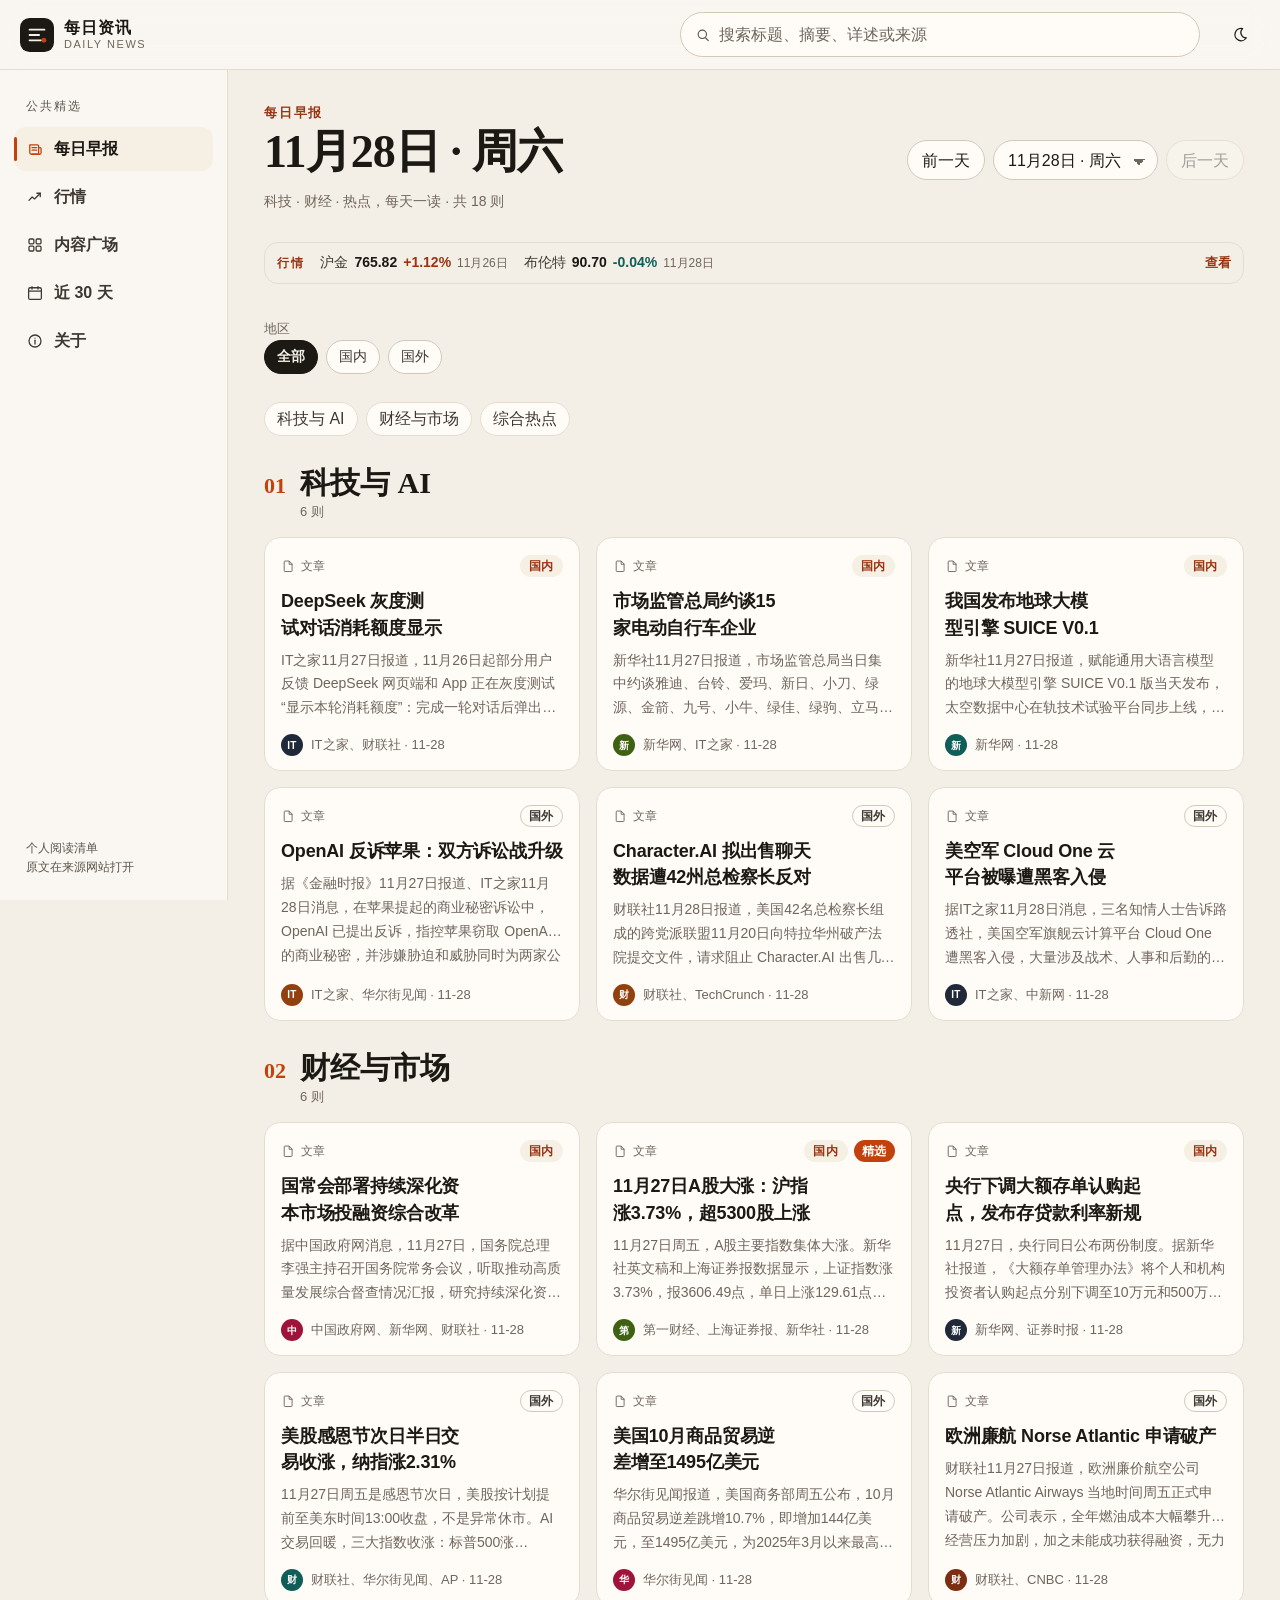
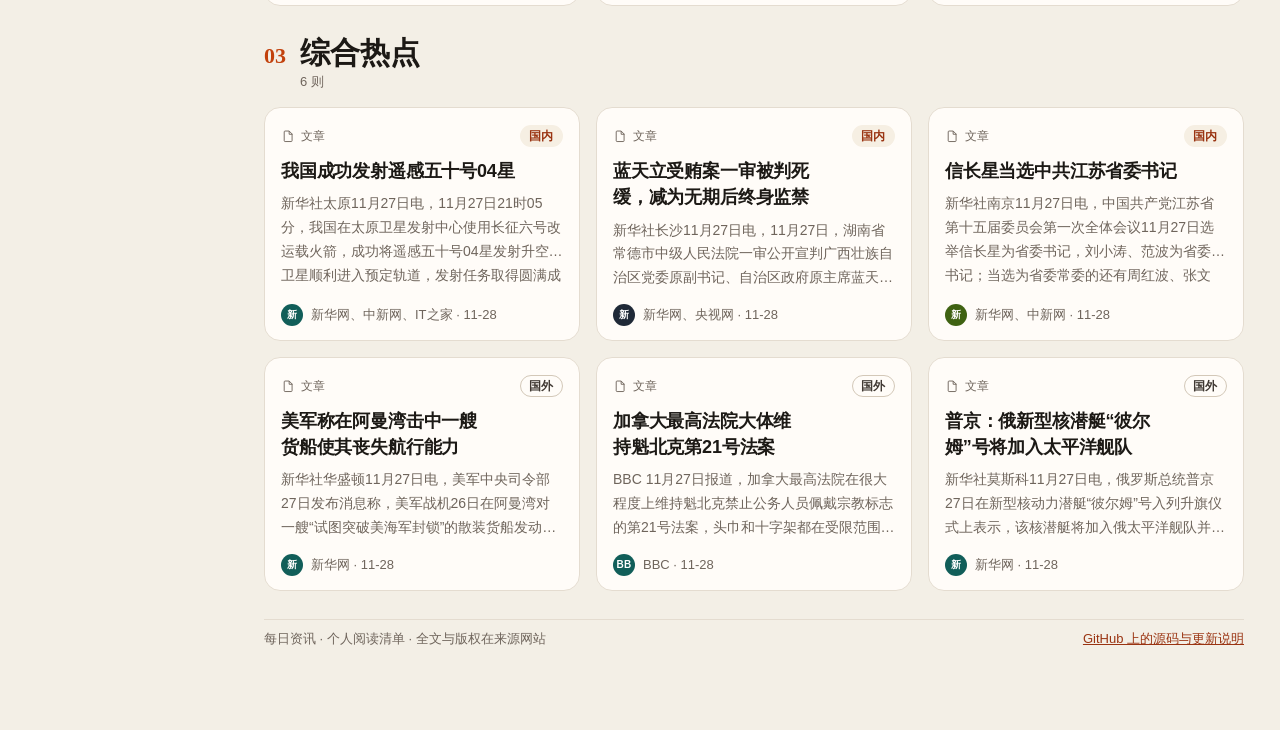
<file: index.html>
<!DOCTYPE html>
<html lang="zh-Hans">
<head>
  <meta charset="utf-8">
  <meta name="viewport" content="width=device-width, initial-scale=1">
  <title>每日资讯</title>
  <meta name="description" content="科技 · 财经 · 热点，每天一读。个人维护的每日新闻早报。">
  <meta property="og:type" content="website">
  <meta property="og:locale" content="zh_CN">
  <meta property="og:site_name" content="每日资讯">
  <meta property="og:title" content="每日资讯">
  <meta property="og:description" content="科技 · 财经 · 热点，每天一读。个人维护的每日新闻早报。">
  <meta property="og:url" content="https://wengqian66.github.io/daily-news/">
  <meta property="og:image" content="https://wengqian66.github.io/daily-news/assets/og.png">
  <meta property="og:image:width" content="1200">
  <meta property="og:image:height" content="630">
  <meta property="og:image:alt" content="每日资讯：科技、财经、热点，每天一读">
  <meta name="twitter:card" content="summary_large_image">
  <meta name="twitter:title" content="每日资讯">
  <meta name="twitter:description" content="科技 · 财经 · 热点，每天一读。个人维护的每日新闻早报。">
  <meta name="twitter:image" content="https://wengqian66.github.io/daily-news/assets/og.png">
  <meta name="twitter:url" content="https://wengqian66.github.io/daily-news/">
  <meta name="theme-color" content="#faf7f2">
  <script>
    (function () {
      try {
        if (location.pathname === '/daily-news') {
          location.replace('/daily-news/' + location.search + location.hash);
          return;
        }
      } catch (e) {}
      try {
        if (localStorage.getItem('dn-theme') === 'dark') {
          document.documentElement.setAttribute('data-theme', 'dark');
        }
      } catch (e) {}
    })();
  </script>
  <style>
    html { background: #f3efe6; }
    html[data-theme="dark"] { background: #141311; }
  </style>
  <link rel="stylesheet" href="css/styles.css">
  <link rel="icon" href="favicon.svg" type="image/svg+xml">
  <link rel="manifest" href="site.webmanifest">
</head>
<body>
  <a class="skip" href="#main">跳到主要内容</a>
  <header class="topbar">
    <button class="icon-btn menu-btn" type="button" data-action="menu" aria-expanded="false" aria-controls="sidenav" aria-label="打开导航">
      <svg viewBox="0 0 24 24" aria-hidden="true" class="i"><path d="M4 7h16M4 12h16M4 17h16" fill="none" stroke="currentColor" stroke-width="1.7" stroke-linecap="round"/></svg>
    </button>
    <a class="brand" href="#/" id="brand-link">
      <svg class="logo-mark" viewBox="0 0 32 32" aria-hidden="true">
        <rect class="tile" width="32" height="32" rx="9" fill="#1c1915"/>
        <path class="line" d="M9 11h14M9 16h9M9 21h11" stroke="#f6f1e8" stroke-width="1.7" stroke-linecap="round"/>
        <circle cx="22.5" cy="21" r="2.3" fill="#c2410c"/>
      </svg>
      <span class="brand-text">
        <span class="brand-name">每日资讯</span>
        <span class="brand-en">Daily News</span>
      </span>
    </a>
    <form class="search" id="search-form" role="search">
      <svg viewBox="0 0 24 24" aria-hidden="true" class="search-ico"><circle cx="11" cy="11" r="6.25" fill="none" stroke="currentColor" stroke-width="1.7"/><path d="M16 16.5L20 20.5" fill="none" stroke="currentColor" stroke-width="1.7" stroke-linecap="round"/></svg>
      <label class="visually-hidden" for="q">搜索标题、摘要、详述或来源</label>
      <input id="q" type="search" placeholder="搜索标题、摘要、详述或来源" autocomplete="off" enterkeyhint="search">
      <button class="icon-btn clear-btn" type="button" id="clear-q" data-action="clear-search" hidden aria-label="清除搜索">
        <svg viewBox="0 0 24 24" aria-hidden="true" class="i"><path d="M7 7l10 10M17 7L7 17" fill="none" stroke="currentColor" stroke-width="1.7" stroke-linecap="round"/></svg>
      </button>
    </form>
    <div class="tools">
      <button class="icon-btn" type="button" data-action="theme" aria-label="切换为深色">
        <svg class="icon-moon" viewBox="0 0 24 24" aria-hidden="true"><path d="M15.5 3.5a8.2 8.2 0 1 0 5 12.2A7 7 0 0 1 15.5 3.5z" fill="none" stroke="currentColor" stroke-width="1.7" stroke-linejoin="round"/></svg>
        <svg class="icon-sun" viewBox="0 0 24 24" aria-hidden="true"><circle cx="12" cy="12" r="3.2" fill="none" stroke="currentColor" stroke-width="1.7"/><path d="M12 3.5v2.2M12 18.3V20.5M3.5 12h2.2M18.3 12h2.2M6 6l1.6 1.6M16.4 16.4L18 18M18 6l-1.6 1.6M7.6 16.4L6 18" fill="none" stroke="currentColor" stroke-width="1.7" stroke-linecap="round"/></svg>
      </button>
    </div>
  </header>
  <button class="scrim" id="scrim" type="button" data-action="close-menu" hidden aria-label="关闭导航"></button>
  <div class="shell">
    <nav class="sidenav" id="sidenav" aria-label="主导航">
      <p class="nav-label" id="nav-public">公共精选</p>
      <ul class="nav-list" aria-labelledby="nav-public">
        <li>
          <a class="nav-link" href="#/" data-nav="brief">
            <svg class="nav-ico" viewBox="0 0 24 24" aria-hidden="true"><path fill="none" stroke="currentColor" stroke-width="1.7" stroke-linejoin="round" d="M5 6.5h10.2A1.6 1.6 0 0 1 16.8 8.1V19H7.4A2.4 2.4 0 0 1 5 16.6V6.5z"/><path fill="none" stroke="currentColor" stroke-width="1.7" d="M16.8 10.2h2A1.3 1.3 0 0 1 20.1 11.5V17a2 2 0 0 1-2 2H7.4"/><path fill="none" stroke="currentColor" stroke-width="1.7" stroke-linecap="round" d="M8 10.2h6M8 13.6h6"/></svg>
            每日早报
          </a>
        </li>
        <li>
          <a class="nav-link" href="#/markets" data-nav="markets">
            <svg class="nav-ico" viewBox="0 0 24 24" aria-hidden="true"><path d="M4 16.5 8.2 12l3.2 2.6L19 7" fill="none" stroke="currentColor" stroke-width="1.7" stroke-linecap="round" stroke-linejoin="round"/><path d="M14.5 7H19v4.5" fill="none" stroke="currentColor" stroke-width="1.7" stroke-linecap="round" stroke-linejoin="round"/></svg>
            行情
          </a>
        </li>
        <li>
          <a class="nav-link" href="#/explore" data-nav="explore">
            <svg class="nav-ico" viewBox="0 0 24 24" aria-hidden="true"><rect x="4" y="4" width="6.5" height="6.5" rx="1.4" fill="none" stroke="currentColor" stroke-width="1.7"/><rect x="13.5" y="4" width="6.5" height="6.5" rx="1.4" fill="none" stroke="currentColor" stroke-width="1.7"/><rect x="4" y="13.5" width="6.5" height="6.5" rx="1.4" fill="none" stroke="currentColor" stroke-width="1.7"/><rect x="13.5" y="13.5" width="6.5" height="6.5" rx="1.4" fill="none" stroke="currentColor" stroke-width="1.7"/></svg>
            内容广场
          </a>
        </li>
        <li>
          <a class="nav-link" href="#/last30days" data-nav="last30days">
            <svg class="nav-ico" viewBox="0 0 24 24" aria-hidden="true"><rect x="3.5" y="5" width="17" height="15.5" rx="2" fill="none" stroke="currentColor" stroke-width="1.7"/><path d="M3.5 9.5h17M8 3.5v3.2M16 3.5v3.2" fill="none" stroke="currentColor" stroke-width="1.7" stroke-linecap="round"/></svg>
            近 30 天
          </a>
        </li>
        <li>
          <a class="nav-link" href="#/about" data-nav="about">
            <svg class="nav-ico" viewBox="0 0 24 24" aria-hidden="true"><circle cx="12" cy="12" r="8" fill="none" stroke="currentColor" stroke-width="1.7"/><path stroke="currentColor" stroke-width="1.7" stroke-linecap="round" d="M12 11v5"/><circle cx="12" cy="8.1" r="0.9" fill="currentColor"/></svg>
            关于
          </a>
        </li>
      </ul>
      <p class="nav-foot">个人阅读清单<br>原文在来源网站打开</p>
    </nav>
    <main id="main" tabindex="-1">
      <p class="loading">正在整理今天的早报…</p>
      <noscript><p class="noscript">需要启用 JavaScript 才能阅读。每日早报在 data/digests.json，行情在 data/markets.json，近 30 天在 data/last30days/。</p></noscript>
    </main>
  </div>
  <script src="js/app.js" defer></script>
</body>
</html>
</file>
<file: css/styles.css>
:root {
  --bg: #f3efe6;
  --bg-elev: #faf7f2;
  --surface: #fffcf8;
  --ink: #1c1915;
  --ink-soft: #3f3832;
  --muted: #6f655c;
  --faint: #5c534c;
  --line: #e4dcd0;
  --line-strong: #d3c8b8;
  --accent: #c2410c;
  --accent-strong: #9a3412;
  --tint: #f6efe3;
  --pill-bg: #c2410c;
  --pill-fg: #ffffff;
  --up: #9a3412;
  --down: #115e59;
  --fuel-92: #c2410c;
  --fuel-95: #115e59;
  --fuel-0: #1d4e89;
  --shadow: 0 16px 40px rgba(60, 40, 20, 0.06);
  --tip-shadow: 0 4px 14px rgba(60, 40, 20, 0.14);
  --header-h: 68px;
  --sidebar-w: 228px;
  --radius: 16px;
  --sans: "PingFang SC", "Hiragino Sans GB", "Noto Sans SC", "Microsoft YaHei", "WenQuanYi Micro Hei", "Droid Sans Fallback", "Segoe UI", sans-serif;
  --serif: "Songti SC", "Noto Serif SC", "Noto Serif CJK SC", "Source Han Serif SC", "STSong", "PMingLiU", "PingFang SC", "Noto Sans SC", "Microsoft YaHei", "WenQuanYi Micro Hei", serif;
  color-scheme: light;
  background: var(--bg);
  color: var(--ink);
}

[data-theme="dark"] {
  --bg: #141311;
  --bg-elev: #1c1a17;
  --surface: #24211d;
  --ink: #f4efe8;
  --ink-soft: #e7dfd4;
  --muted: #cbbbaa;
  --faint: #a89886;
  --line: #3a342c;
  --line-strong: #4d453c;
  --accent: #fb923c;
  --accent-strong: #fdba74;
  --up: #fdba74;
  --down: #7dd3c0;
  --fuel-92: #fb923c;
  --fuel-95: #7dd3c0;
  --fuel-0: #93c5fd;
  --tint: #2a231c;
  --shadow: 0 16px 40px rgba(0, 0, 0, 0.35);
  --tip-shadow: 0 6px 16px rgba(0, 0, 0, 0.5);
  color-scheme: dark;
}

*,
*::before,
*::after { box-sizing: border-box; }

html { scroll-behavior: smooth; }

body {
  margin: 0;
  min-height: 100vh;
  background: var(--bg);
  color: var(--ink);
  font-family: var(--sans);
  font-size: 16px;
  line-height: 1.7;
  text-rendering: optimizeLegibility;
}

h1, h2, h3, p { margin: 0; }
ul { margin: 0; padding: 0; list-style: none; }
button, input, select { font: inherit; color: inherit; }
button { background: none; border: 0; padding: 0; cursor: pointer; }
img, svg { display: block; }
a { color: inherit; }

:focus { outline: none; }
:focus-visible {
  outline: 2px solid var(--accent);
  outline-offset: 3px;
}

::selection {
  background: #ffd7c2;
  color: #1c1915;
}

[data-theme="dark"] ::selection {
  background: #7c2d12;
  color: #fff7ed;
}

.visually-hidden {
  position: absolute;
  width: 1px;
  height: 1px;
  padding: 0;
  margin: -1px;
  overflow: hidden;
  clip: rect(0, 0, 0, 0);
  white-space: nowrap;
  border: 0;
}

.skip {
  position: absolute;
  left: 12px;
  top: 8px;
  transform: translateY(-160%);
  background: var(--ink);
  color: var(--bg);
  padding: 8px 12px;
  border-radius: 8px;
  z-index: 80;
  text-decoration: none;
}
.skip:focus { transform: none; }

.topbar {
  position: sticky;
  top: 0;
  z-index: 50;
  display: grid;
  grid-template-columns: auto minmax(160px, 1fr) auto;
  grid-template-areas: "brand search tools";
  gap: 16px 20px;
  align-items: center;
  padding: 12px 20px;
  background: color-mix(in srgb, var(--bg-elev) 92%, transparent);
  border-bottom: 1px solid var(--line);
  backdrop-filter: blur(14px);
}

.menu-btn { grid-area: menu; display: none; }
.brand {
  grid-area: brand;
  display: flex;
  align-items: center;
  gap: 10px;
  min-width: 0;
  text-decoration: none;
  color: inherit;
}
.logo-mark { width: 34px; height: 34px; flex: none; }
.brand-name {
  display: block;
  font-weight: 700;
  font-size: 16px;
  letter-spacing: 0.06em;
  line-height: 1.2;
}
.brand-en {
  display: block;
  margin-top: 1px;
  color: var(--muted);
  font-size: 11px;
  letter-spacing: 0.14em;
  text-transform: uppercase;
  line-height: 1.2;
}

.search {
  grid-area: search;
  justify-self: end;
  width: min(520px, 100%);
  display: flex;
  align-items: center;
  gap: 8px;
  min-height: 42px;
  padding: 0 6px 0 14px;
  border: 1px solid var(--line-strong);
  border-radius: 999px;
  background: var(--surface);
}
.search-ico { width: 16px; height: 16px; color: var(--faint); flex: none; }
.search input {
  flex: 1;
  min-width: 0;
  border: 0;
  background: transparent;
  padding: 8px 0;
  font-size: 16px;
}
.search input:focus { outline: none; }
.search input::-webkit-search-cancel-button { display: none; }
.search input::placeholder { color: var(--muted); opacity: 1; }
.search:focus-within {
  border-color: var(--accent);
  outline: 2px solid var(--accent);
  outline-offset: 2px;
}
.clear-btn { width: 32px; height: 32px; }

.tools { grid-area: tools; display: flex; align-items: center; }

.icon-btn {
  width: 40px;
  height: 40px;
  display: inline-flex;
  align-items: center;
  justify-content: center;
  border-radius: 999px;
  color: var(--ink);
}
.icon-btn:hover { background: var(--tint); }
.icon-btn .i,
.icon-btn svg { width: 18px; height: 18px; }
.menu-btn { display: none; }
[hidden] { display: none !important; }
.icon-sun { display: none; }
[data-theme="dark"] .icon-moon { display: none; }
[data-theme="dark"] .icon-sun { display: block; }
[data-theme="dark"] .logo-mark .tile { fill: #f4efe8; }
[data-theme="dark"] .logo-mark .line { stroke: #1c1915; }

.shell {
  display: grid;
  grid-template-columns: var(--sidebar-w) minmax(0, 1fr);
  align-items: start;
}

.sidenav {
  position: sticky;
  top: var(--header-h);
  height: calc(100vh - var(--header-h));
  display: flex;
  flex-direction: column;
  padding: 22px 14px 18px;
  border-right: 1px solid var(--line);
  background: var(--bg-elev);
  overflow: auto;
}
.nav-label {
  margin: 4px 12px 10px;
  color: var(--faint);
  font-size: 12px;
  letter-spacing: 0.16em;
}
.nav-list { display: flex; flex-direction: column; gap: 4px; }
.nav-link {
  position: relative;
  display: flex;
  align-items: center;
  gap: 10px;
  min-height: 44px;
  padding: 0 12px;
  border-radius: 12px;
  color: var(--ink-soft);
  text-decoration: none;
  font-weight: 600;
}
.nav-ico { width: 18px; height: 18px; flex: none; }
.nav-link:hover { background: var(--tint); color: var(--ink); }
.nav-link[aria-current="page"] {
  background: var(--tint);
  color: var(--ink);
  font-weight: 700;
}
.nav-link[aria-current="page"]::before {
  content: "";
  position: absolute;
  left: 0;
  top: 10px;
  bottom: 10px;
  width: 3px;
  border-radius: 999px;
  background: var(--accent);
}
.nav-link[aria-current="page"] .nav-ico { color: var(--accent); }
.nav-foot {
  margin-top: auto;
  padding: 16px 12px 4px;
  color: var(--faint);
  font-size: 12px;
  line-height: 1.65;
}

.scrim {
  position: fixed;
  inset: 0;
  z-index: 40;
  border: 0;
  background: rgba(28, 24, 20, 0.38);
  cursor: pointer;
}

main { min-width: 0; padding: 32px 36px 80px; outline: none; }
.page {
  max-width: 1080px;
  display: flex;
  flex-direction: column;
  gap: 28px;
  container-type: inline-size;
}
.page-narrow { max-width: 740px; }

.loading, .noscript { color: var(--muted); padding: 40px 0; }

.eyebrow, .lede-kicker {
  color: var(--accent-strong);
  font-size: 13px;
  font-weight: 700;
  letter-spacing: 0.14em;
}
h1 {
  font-family: var(--serif);
  font-weight: 600;
  font-size: clamp(32px, 4vw, 46px);
  line-height: 1.22;
  letter-spacing: -0.02em;
  text-wrap: balance;
}
main h1:focus,
main h1:focus-visible { outline: none; }
.hero-top {
  display: flex;
  justify-content: space-between;
  align-items: flex-end;
  gap: 20px 28px;
  flex-wrap: wrap;
}
.dek { margin-top: 10px; color: var(--ink-soft); font-size: 17px; max-width: 40rem; }
.subdek { margin-top: 4px; color: var(--muted); font-size: 14px; }

.day-switch { display: flex; align-items: center; gap: 8px; flex-wrap: wrap; }
.day-btn {
  min-height: 40px;
  padding: 0 14px;
  border-radius: 999px;
  border: 1px solid var(--line-strong);
  background: var(--surface);
  color: var(--ink);
  text-decoration: none;
  display: inline-flex;
  align-items: center;
  cursor: pointer;
}
.day-btn:hover { border-color: var(--ink); }
.day-btn:disabled { opacity: 0.38; cursor: not-allowed; }
.day-select {
  min-height: 40px;
  max-width: 100%;
  border-radius: 999px;
  border: 1px solid var(--line-strong);
  background-color: var(--surface);
  color: var(--ink);
  padding: 0 36px 0 14px;
  appearance: none;
  background-image: linear-gradient(45deg, transparent 50%, var(--muted) 50%), linear-gradient(135deg, var(--muted) 50%, transparent 50%);
  background-position: calc(100% - 18px) 18px, calc(100% - 12px) 18px;
  background-size: 6px 6px, 6px 6px;
  background-repeat: no-repeat;
}

.lede {
  background: var(--tint);
  border: 1px solid var(--line);
  border-left: 3px solid var(--accent);
  border-radius: 14px;
  padding: 16px 18px 18px;
}
.lede-kicker { margin-bottom: 6px; }
.lede p:last-child { color: var(--ink-soft); }

.jump { display: flex; flex-wrap: wrap; gap: 8px; }
.jump button {
  min-height: 34px;
  padding: 0 12px;
  border-radius: 999px;
  border: 1px solid var(--line);
  background: var(--surface);
  color: var(--ink-soft);
}
.jump button:hover { border-color: var(--accent); color: var(--accent-strong); }

.cat-block { scroll-margin-top: calc(var(--header-h) + 16px); display: flex; flex-direction: column; gap: 14px; }
.section-head { display: flex; align-items: baseline; gap: 14px; }
.section-index {
  font-family: var(--serif);
  color: var(--accent);
  font-size: 22px;
  font-weight: 600;
}
.section-head h2 {
  font-family: var(--serif);
  font-size: clamp(24px, 3vw, 30px);
  font-weight: 600;
  line-height: 1.25;
}
.section-count { color: var(--muted); font-size: 13px; }

.filters { display: flex; flex-direction: column; gap: 12px; }
.filter-row {
  border: 0;
  margin: 0;
  padding: 0;
  min-inline-size: 0;
  display: flex;
  align-items: flex-start;
  gap: 12px;
}
.filter-row legend {
  padding: 6px 0 0;
  min-width: 3.2em;
  color: var(--muted);
  font-size: 13px;
}
.chips { display: flex; flex-wrap: wrap; gap: 8px; }
.chip {
  display: inline-flex;
  align-items: center;
  min-height: 34px;
  padding: 0 12px;
  border-radius: 999px;
  border: 1px solid var(--line-strong);
  background: var(--surface);
  color: var(--ink-soft);
  text-decoration: none;
  font-size: 14px;
}
.chip:hover { border-color: var(--ink); color: var(--ink); }
.chip[aria-current="true"] {
  background: var(--ink);
  border-color: var(--ink);
  color: var(--bg);
  font-weight: 700;
}
.chip[aria-current="true"]:hover { color: var(--bg); }
button.chip { cursor: pointer; }
button.chip[aria-pressed="true"] {
  background: var(--ink);
  border-color: var(--ink);
  color: var(--bg);
  font-weight: 700;
}
button.chip[aria-pressed="true"]:hover { color: var(--bg); }

.tz-note, .result-line { color: var(--muted); font-size: 13px; }
.result-line { margin-top: -8px; }

.feature {
  border: 1px solid var(--line);
  border-radius: 18px;
  background: var(--surface);
  overflow: hidden;
  box-shadow: var(--shadow);
}
.feature:focus-within,
.card:focus-within,
.link-card:focus-visible {
  outline: 2px solid var(--accent);
  outline-offset: 3px;
}
.feature-link:focus-visible,
.card-link:focus-visible { outline: none; }
.feature-link {
  display: grid;
  grid-template-columns: minmax(0, 1.45fr) minmax(200px, 0.78fr);
  min-height: 300px;
  color: inherit;
  text-decoration: none;
}
.feature-copy {
  padding: 26px 26px 22px;
  display: flex;
  flex-direction: column;
  gap: 12px;
  min-width: 0;
}
.feature-title {
  font-family: var(--serif);
  font-size: clamp(28px, 3vw, 40px);
  line-height: 1.22;
  font-weight: 600;
  letter-spacing: -0.02em;
  text-wrap: balance;
}
.feature-excerpt {
  color: var(--ink-soft);
  font-size: 16px;
  line-height: 1.7;
  display: -webkit-box;
  -webkit-line-clamp: 4;
  -webkit-box-orient: vertical;
  overflow: hidden;
}
.feature-copy .card-meta { margin-top: auto; }
.feature-cover {
  background:
    radial-gradient(circle at 84% 16%, rgba(194, 65, 12, 0.95), transparent 42%),
    linear-gradient(165deg, #2a211c 0%, #1c1915 58%, #3d261c 100%);
  color: #f6f1e8;
  padding: 22px;
  display: flex;
  flex-direction: column;
  justify-content: space-between;
  gap: 18px;
  min-height: 220px;
}
.feature-cover-top,
.feature-cover-bottom { font-size: 13px; letter-spacing: 0.12em; opacity: 0.86; }
.feature-cover-date {
  font-family: var(--serif);
  font-size: clamp(48px, 5vw, 68px);
  line-height: 0.88;
  letter-spacing: -0.04em;
}

.grid {
  display: grid;
  grid-template-columns: repeat(3, minmax(0, 1fr));
  gap: 16px;
}
.card {
  height: 100%;
  background: var(--surface);
  border: 1px solid var(--line);
  border-radius: var(--radius);
}
.card-link {
  display: flex;
  flex-direction: column;
  height: 100%;
  padding: 16px 16px 14px;
  color: inherit;
  text-decoration: none;
}
.card-top {
  display: flex;
  justify-content: space-between;
  align-items: center;
  gap: 8px;
  min-height: 24px;
  flex-wrap: wrap;
}
.card-marks {
  display: inline-flex;
  align-items: center;
  gap: 6px;
  margin-left: auto;
  flex: none;
}
.type {
  display: inline-flex;
  align-items: center;
  gap: 6px;
  color: var(--muted);
  font-size: 12px;
  letter-spacing: 0.04em;
}
.type .i { width: 14px; height: 14px; flex: none; }
.pill {
  display: inline-flex;
  align-items: center;
  height: 22px;
  padding: 0 8px;
  border-radius: 999px;
  background: var(--pill-bg);
  color: var(--pill-fg);
  font-size: 12px;
  font-weight: 700;
  letter-spacing: 0.06em;
  text-decoration: none;
  flex: none;
}
.card-title {
  margin-top: 10px;
  font-size: 18px;
  line-height: 1.45;
  font-weight: 700;
  letter-spacing: -0.01em;
  text-wrap: balance;
}
.card-excerpt {
  margin-top: 8px;
  flex: 1;
  color: var(--muted);
  font-size: 14px;
  line-height: 1.7;
  display: -webkit-box;
  -webkit-line-clamp: 3;
  -webkit-box-orient: vertical;
  overflow: hidden;
  min-height: calc(1.7em * 3);
}
.card-meta {
  display: flex;
  align-items: center;
  gap: 8px;
  margin-top: 14px;
  color: var(--muted);
  font-size: 13px;
  min-width: 0;
}
.card-meta span:last-child {
  overflow: hidden;
  text-overflow: ellipsis;
  white-space: nowrap;
}
.avatar {
  width: 22px;
  height: 22px;
  border-radius: 50%;
  display: inline-flex;
  align-items: center;
  justify-content: center;
  color: #fff;
  font-size: 10px;
  font-weight: 700;
  letter-spacing: 0.02em;
  flex: none;
}
.avatar.lg { width: 36px; height: 36px; font-size: 13px; }

.back { margin-bottom: -8px; }
.back-link {
  display: inline-flex;
  align-items: center;
  gap: 6px;
  color: var(--muted);
  text-decoration: none;
  font-size: 14px;
}
.back-link:hover { color: var(--accent-strong); }
.kicker-row { display: flex; align-items: center; gap: 8px; flex-wrap: wrap; }
.kicker-link {
  color: var(--accent-strong);
  text-decoration: none;
  font-size: 13px;
  font-weight: 700;
  letter-spacing: 0.08em;
}
.article-head { display: flex; flex-direction: column; gap: 12px; }
.byline {
  display: flex;
  align-items: center;
  gap: 8px 12px;
  flex-wrap: wrap;
  color: var(--muted);
  font-size: 14px;
}
.share-row {
  display: flex;
  align-items: center;
  gap: 10px;
  flex-wrap: wrap;
}
.copy-link {
  min-height: 40px;
  padding: 0 14px;
  border: 1px solid var(--line-strong);
  border-radius: 999px;
  background: var(--surface);
  color: var(--ink);
  font-size: 13px;
  font-weight: 700;
}
.copy-link:hover,
.copy-link.is-done { border-color: var(--accent); color: var(--accent-strong); }
.copy-status:empty { display: none; }
.copy-status {
  color: var(--accent-strong);
  font-size: 13px;
  font-weight: 700;
}
.copy-manual {
  flex-basis: 100%;
  margin: 0;
}
.copy-field {
  width: 100%;
  min-height: 42px;
  padding: 8px 12px;
  border: 1px solid var(--line-strong);
  border-radius: 12px;
  background: var(--surface);
  color: var(--ink);
  font-size: 16px;
}
.text-link { color: var(--accent-strong); text-decoration: none; }
.text-link:hover { text-decoration: underline; }
.fine { color: var(--muted); font-size: 13px; }
code {
  font-family: ui-monospace, "SFMono-Regular", Menlo, Consolas, monospace;
  font-size: 0.92em;
  background: var(--tint);
  padding: 0.1em 0.4em;
  border-radius: 6px;
}
.aside-title {
  font-family: var(--serif);
  font-size: 22px;
  font-weight: 600;
  margin: 18px 0 10px;
}
.prose { display: flex; flex-direction: column; gap: 1em; }
.prose p { font-size: 18px; line-height: 1.9; color: var(--ink-soft); }
.prose .text-link { color: var(--accent-strong); }
.report-list { display: flex; flex-direction: column; gap: 16px; }
.report-list .card-excerpt {
  -webkit-line-clamp: 4;
  min-height: 0;
}
.report-stack { display: flex; flex-direction: column; gap: 26px; }
.report-section { display: flex; flex-direction: column; gap: 14px; }
.masthead-line { color: var(--muted); font-size: 14px; }
.pull {
  margin: 0;
  padding: 14px 16px 16px;
  background: var(--tint);
  border: 1px solid var(--line);
  border-left: 3px solid var(--accent);
  border-radius: 14px;
}
.pull p {
  font-family: var(--serif);
  font-size: 17px;
  line-height: 1.75;
  color: var(--ink);
}
.market-line {
  margin: 0;
  padding: 12px 16px;
  border: 1px dashed var(--line-strong);
  border-radius: 14px;
  background: var(--surface);
}
.market-line p { color: var(--ink-soft); font-size: 14.5px; line-height: 1.7; }
.pattern-list {
  display: flex;
  flex-direction: column;
  gap: 12px;
  margin: 0;
  padding-left: 1.3em;
  color: var(--ink-soft);
}
.pattern-list li { padding-left: 0.35em; }
.pattern-list li::marker { color: var(--accent); font-weight: 700; }
.source-lines {
  display: flex;
  flex-direction: column;
  gap: 8px;
  margin: 0;
  padding: 0;
  list-style: none;
}
.source-lines li {
  padding: 10px 14px;
  border: 1px solid var(--line);
  border-radius: 12px;
  background: var(--surface);
  color: var(--ink-soft);
  font-size: 14px;
  line-height: 1.65;
}
.body-zh,
.sources { display: flex; flex-direction: column; gap: 12px; }
.body-zh { padding-top: 8px; border-top: 1px solid var(--line); }
.body-zh h2,
.sources h2 {
  font-family: var(--serif);
  font-size: 26px;
  font-weight: 600;
}
.link-list {
  display: flex;
  flex-direction: column;
  gap: 10px;
  margin: 0;
  padding: 0;
  list-style: none;
}
.link-index {
  width: 1.25em;
  color: var(--faint);
  font-size: 13px;
  font-weight: 700;
  font-variant-numeric: tabular-nums;
  flex: none;
}
.lang-badge {
  display: inline-flex;
  align-items: center;
  height: 22px;
  padding: 0 8px;
  border: 1px solid var(--line-strong);
  border-radius: 999px;
  color: var(--ink-soft);
  font-size: 12px;
  font-weight: 700;
  letter-spacing: 0.06em;
  flex: none;
}
.lang-badge[data-lang="zh"] {
  background: var(--tint);
  border-color: transparent;
  color: var(--accent-strong);
}
.region-badge {
  display: inline-flex;
  align-items: center;
  height: 22px;
  padding: 0 8px;
  border: 1px solid var(--line-strong);
  border-radius: 999px;
  background: transparent;
  color: var(--ink-soft);
  font-size: 12px;
  font-weight: 700;
  letter-spacing: 0.06em;
  flex: none;
}
.region-badge[data-region="cn"] {
  background: var(--tint);
  border-color: transparent;
  color: var(--accent-strong);
}
.link-card {
  display: grid;
  grid-template-columns: auto minmax(0, 1fr) auto;
  grid-template-areas: "mark copy side";
  align-items: center;
  gap: 8px 12px;
  padding: 14px 16px;
  border: 1px solid var(--line);
  border-radius: 14px;
  background: var(--surface);
  text-decoration: none;
  color: inherit;
}
.link-mark {
  grid-area: mark;
  display: inline-flex;
  align-items: center;
  gap: 10px;
}
.link-card .grow { grid-area: copy; min-width: 0; }
.link-actions {
  grid-area: side;
  display: inline-flex;
  align-items: center;
  gap: 10px;
}
.link-title { display: block; font-weight: 700; line-height: 1.45; }
.link-site { display: block; margin-top: 2px; color: var(--muted); font-size: 13px; }
.newtab {
  color: var(--accent-strong);
  font-size: 13px;
  white-space: nowrap;
}
.link-card:hover { border-color: var(--accent); }

.pager {
  display: grid;
  grid-template-columns: 1fr 1fr;
  gap: 12px;
}
.pager.single { grid-template-columns: 1fr; }
.pager a {
  display: flex;
  flex-direction: column;
  gap: 6px;
  min-height: 96px;
  padding: 14px 16px;
  border: 1px solid var(--line);
  border-radius: 14px;
  background: var(--surface);
  text-decoration: none;
  color: inherit;
}
.pager a.next { align-items: flex-end; text-align: right; }
.pager span { color: var(--muted); font-size: 13px; }
.pager strong { font-weight: 700; line-height: 1.45; }

.empty {
  padding: 28px 8px 8px;
  display: flex;
  flex-direction: column;
  align-items: flex-start;
  gap: 10px;
}
.empty h2 { font-family: var(--serif); font-size: 28px; font-weight: 600; }
.empty p { color: var(--muted); max-width: 36rem; }

.btn {
  display: inline-flex;
  align-items: center;
  justify-content: center;
  min-height: 40px;
  padding: 0 16px;
  border: 0;
  border-radius: 999px;
  background: var(--ink);
  color: var(--bg);
  text-decoration: none;
  font-weight: 700;
  cursor: pointer;
}
.btn:hover { opacity: 0.9; }

.about-layout {
  display: grid;
  grid-template-columns: minmax(0, 1.45fr) minmax(220px, 0.7fr);
  gap: 28px;
  align-items: start;
}
.about-copy { display: flex; flex-direction: column; gap: 14px; color: var(--ink-soft); }
.about-copy h2 { font-family: var(--serif); font-size: 22px; color: var(--ink); font-weight: 600; margin-top: 8px; }
.about-list { display: flex; flex-direction: column; gap: 8px; padding-left: 0; }
.about-list li { padding-left: 14px; position: relative; }
.about-list li::before {
  content: "";
  position: absolute;
  left: 0;
  top: 0.7em;
  width: 6px;
  height: 6px;
  border-radius: 50%;
  background: var(--accent);
}
.stats { display: grid; grid-template-columns: 1fr 1fr; gap: 10px; }
.stat {
  background: var(--surface);
  border: 1px solid var(--line);
  border-radius: 14px;
  padding: 14px 14px 12px;
}
.stat b {
  display: block;
  font-family: var(--serif);
  font-size: 20px;
  font-weight: 600;
  line-height: 1.35;
  word-break: keep-all;
}
.stat span { color: var(--muted); font-size: 13px; }

.site-foot {
  display: flex;
  flex-wrap: wrap;
  justify-content: space-between;
  gap: 8px 18px;
  padding-top: 8px;
  border-top: 1px solid var(--line);
  color: var(--muted);
  font-size: 13px;
}
.site-foot a { color: var(--accent-strong); }

@container (max-width: 820px) {
  .grid { grid-template-columns: repeat(2, minmax(0, 1fr)); }
  .feature-link { grid-template-columns: 1fr; }
  .feature-cover { order: -1; min-height: 132px; }
  .about-layout { grid-template-columns: 1fr; }
  .quote-grid { grid-template-columns: 1fr; }
}
@container (max-width: 520px) {
  .grid { grid-template-columns: 1fr; }
  .pager { grid-template-columns: 1fr; }
  .filter-row { flex-direction: column; gap: 6px; }
  .fuel-grid { grid-template-columns: 1fr; }
}

@media (max-width: 1100px) {
  .grid { grid-template-columns: repeat(2, minmax(0, 1fr)); }
}
@media (max-width: 860px) {
  .menu-btn { display: inline-flex; }
  .topbar {
    grid-template-columns: auto minmax(0, 1fr) auto;
    grid-template-areas:
      "menu brand tools"
      "search search search";
    gap: 10px 12px;
    padding: 10px 14px 12px;
  }
  .search { justify-self: stretch; width: 100%; max-width: none; }
  .shell { grid-template-columns: 1fr; }
  .sidenav {
    position: fixed;
    z-index: 45;
    top: var(--header-h);
    left: 0;
    bottom: 0;
    width: min(86vw, 300px);
    height: auto;
    transform: translateX(-105%);
    transition: transform 0.2s ease;
    box-shadow: var(--shadow);
  }
  .sidenav.is-open { transform: none; }
  main { padding: 22px 16px 64px; }
  body.nav-open { overflow: hidden; }
  .brand-en { display: none; }
}
@media (max-width: 720px) {
  .grid { grid-template-columns: 1fr; }
  .hero-top { align-items: stretch; }
  .day-switch { width: 100%; }
  .day-select { flex: 1; }
  .feature-link { grid-template-columns: 1fr; }
  .feature-cover { order: -1; min-height: 128px; }
  .about-layout { grid-template-columns: 1fr; }
  .pager { grid-template-columns: 1fr; }
  .link-card {
    grid-template-columns: auto minmax(0, 1fr);
    grid-template-areas:
      "mark copy"
      "side side";
    align-items: start;
  }
  .link-actions { justify-content: flex-end; }
}

@media (hover: hover) {
  .card:hover {
    border-color: var(--line-strong);
    box-shadow: var(--shadow);
    transform: translateY(-2px);
  }
  .card { transition: transform 0.18s ease, box-shadow 0.18s ease, border-color 0.18s ease; }
}

@media (prefers-reduced-motion: reduce) {
  html { scroll-behavior: auto; }
  .card, .sidenav { transition: none; }
  .card:hover { transform: none; }
}

.market-teaser {
  display: flex;
  flex-wrap: wrap;
  align-items: center;
  gap: 8px 16px;
  padding: 8px 12px;
  border: 1px solid var(--line);
  border-radius: 14px;
  background: transparent;
  color: inherit;
  text-decoration: none;
}
.market-teaser:hover { border-color: var(--line-strong); background: var(--surface); }
.teaser-kicker {
  color: var(--accent-strong);
  font-size: 12px;
  font-weight: 700;
  letter-spacing: 0.14em;
}
.teaser-item {
  display: inline-flex;
  align-items: baseline;
  gap: 6px;
  color: var(--ink-soft);
  font-size: 14px;
}
.teaser-item b {
  color: var(--ink);
  font-weight: 700;
  font-variant-numeric: tabular-nums;
}
.teaser-date { color: var(--muted); font-size: 12px; }
.teaser-go {
  margin-left: auto;
  color: var(--accent-strong);
  font-size: 13px;
  font-weight: 700;
}
.chart-span { display: flex; flex-wrap: wrap; gap: 8px; }
.quote-grid {
  display: grid;
  grid-template-columns: 1fr 1fr;
  gap: 16px;
}
.quote-card {
  display: flex;
  flex-direction: column;
  gap: 8px;
  min-width: 0;
  padding: 16px 16px 14px;
  border: 1px solid var(--line);
  border-radius: var(--radius);
  background: var(--surface);
}
.quote-card h3 {
  font-family: var(--serif);
  font-size: 26px;
  font-weight: 600;
  line-height: 1.25;
}
.quote-empty { color: var(--muted); }
.quote-empty h3 { color: var(--ink); }
.quote-price {
  display: flex;
  align-items: baseline;
  gap: 8px;
}
.quote-price b {
  font-family: var(--serif);
  font-size: 34px;
  font-weight: 600;
  font-variant-numeric: tabular-nums;
  letter-spacing: -0.03em;
  line-height: 1.1;
}
.quote-unit,
.quote-when { color: var(--muted); font-size: 13px; }
.quote-change { min-height: 1.4em; }
.chg { font-weight: 700; font-variant-numeric: tabular-nums; }
.chg-up { color: var(--up); }
.chg-down { color: var(--down); }
.chg-flat { color: var(--muted); }
.quote-chart { display: flex; flex-direction: column; gap: 6px; margin: 4px 0 0; }
.quote-chart:focus-visible { outline: 2px solid var(--accent); outline-offset: 3px; border-radius: 10px; }
.chart-layout {
  display: grid;
  grid-template-columns: auto minmax(0, 1fr);
  gap: 8px;
  align-items: start;
}
.chart-y {
  position: relative;
  width: 4.8em;
  height: 148px;
  color: var(--faint);
  font-size: 11px;
  font-variant-numeric: tabular-nums;
}
.chart-y span {
  position: absolute;
  right: 0;
  white-space: nowrap;
  transform: translateY(-50%);
}
.chart-plot {
  position: relative;
  height: 148px;
  touch-action: pan-y;
}
.chart-plot svg { width: 100%; height: 100%; }
.chart-area { fill: var(--accent); opacity: 0.16; }
.chart-line {
  fill: none;
  stroke: var(--accent);
  stroke-width: 1.75;
  stroke-linejoin: round;
  stroke-linecap: round;
}
.chart-grid { stroke: var(--line); stroke-width: 1; }
.chart-rule {
  position: absolute;
  top: 0;
  bottom: 0;
  width: 1px;
  background: var(--line-strong);
  transform: translateX(-50%);
  pointer-events: none;
}
.chart-dot {
  position: absolute;
  width: 9px;
  height: 9px;
  border: 2px solid var(--accent);
  border-radius: 50%;
  background: var(--surface);
  transform: translate(-50%, -50%);
  pointer-events: none;
}
.chart-x {
  display: flex;
  justify-content: space-between;
  gap: 8px;
  margin-top: 4px;
  color: var(--faint);
  font-size: 11px;
}
.chart-x span:nth-child(2) { text-align: center; }
.chart-x span:last-child { text-align: right; }
.chart-tip {
  position: absolute;
  z-index: 2;
  top: 8px;
  left: 8px;
  display: flex;
  flex-direction: column;
  gap: 6px;
  width: max-content;
  max-width: calc(100% - 16px);
  padding: 8px 10px 9px;
  border: 1px solid var(--line-strong);
  border-radius: 10px;
  background: var(--surface);
  color: var(--ink);
  box-shadow: var(--tip-shadow);
  font-size: 12px;
  line-height: 1.35;
  font-variant-numeric: tabular-nums;
  pointer-events: none;
}
.quote-card .chart-tip { background: var(--bg); }
.chart-tip-head,
.chart-tip-date {
  display: flex;
  align-items: baseline;
  justify-content: space-between;
  gap: 12px;
  color: var(--ink);
  font-weight: 700;
}
.chart-tip-head { flex-wrap: wrap; }
.chart-tip-unit {
  color: var(--muted);
  font-size: 11px;
  font-weight: 500;
}
.chart-tip-rows,
.chart-tip-value {
  padding-top: 6px;
  border-top: 1px solid var(--line);
}
.chart-tip-rows {
  display: flex;
  flex-direction: column;
  gap: 3px;
}
.chart-tip-row {
  display: flex;
  align-items: baseline;
  justify-content: space-between;
  gap: 14px;
  white-space: nowrap;
}
.chart-tip-k {
  display: inline-flex;
  align-items: center;
  gap: 6px;
  font-weight: 700;
}
.chart-tip-dot {
  display: block;
  width: 7px;
  height: 7px;
  border-radius: 50%;
  background: currentColor;
  font-style: normal;
  flex: none;
}
.chart-tip-row.is-92 .chart-tip-k { color: var(--fuel-92); }
.chart-tip-row.is-95 .chart-tip-k { color: var(--fuel-95); }
.chart-tip-row.is-0 .chart-tip-k { color: var(--fuel-0); }
.chart-tip-row b,
.chart-tip-value b {
  color: var(--ink);
  font-weight: 700;
  font-variant-numeric: tabular-nums;
}
.chart-tip-value {
  display: flex;
  align-items: baseline;
  gap: 6px;
}
.chart-tip-value b {
  font-size: 15px;
  letter-spacing: -0.02em;
}
.fuel-head {
  display: flex;
  justify-content: space-between;
  align-items: flex-end;
  gap: 12px 20px;
  flex-wrap: wrap;
}
.fuel-picker .day-select { min-width: 7.5em; }
.fuel-grid {
  display: grid;
  grid-template-columns: repeat(3, minmax(0, 1fr));
  gap: 12px;
}
@container (max-width: 520px) {
  .fuel-grid { grid-template-columns: 1fr; }
}
.fuel-tile {
  display: flex;
  flex-direction: column;
  gap: 4px;
  padding: 14px;
  border: 1px solid var(--line);
  border-radius: 14px;
  background: var(--bg-elev);
}
.fuel-tile span:first-child { color: var(--muted); font-size: 13px; }
.fuel-tile b {
  font-family: var(--serif);
  font-size: 28px;
  font-weight: 600;
  font-variant-numeric: tabular-nums;
  line-height: 1.15;
}
.fuel-window { color: var(--ink-soft); }
.fuel-window strong { color: var(--ink); font-weight: 700; }
.fuel-chart { margin-top: 4px; }
.fuel-chart .chart-y,
.fuel-chart .chart-plot { height: 176px; }
.fuel-legend {
  display: flex;
  flex-wrap: wrap;
  gap: 6px 16px;
  margin: 0;
  padding: 0;
  list-style: none;
}
.fuel-legend li {
  display: inline-flex;
  align-items: center;
  gap: 6px;
  color: var(--ink-soft);
  font-size: 13px;
}
.fuel-swatch {
  width: 18px;
  height: 3px;
  border-radius: 99px;
}
.fuel-swatch-92 { background: var(--fuel-92); }
.fuel-swatch-95 { background: var(--fuel-95); }
.fuel-swatch-0 { background: var(--fuel-0); }
.fuel-line-92 { stroke: var(--fuel-92); }
.fuel-line-95 { stroke: var(--fuel-95); }
.fuel-line-0 { stroke: var(--fuel-0); }
.fuel-dot-92 { border-color: var(--fuel-92); }
.fuel-dot-95 { border-color: var(--fuel-95); }
.fuel-dot-0 { border-color: var(--fuel-0); }
.fuel-note { margin: 0; }
.fuel-sparse {
  padding: 16px;
  border: 1px dashed var(--line-strong);
  border-radius: 14px;
  background: var(--bg-elev);
}
.fuel-sparse p:first-child { color: var(--ink); }

@media (max-width: 720px) {
  .quote-grid { grid-template-columns: 1fr; }
  .teaser-go { margin-left: 0; }
}

@media print {
  .topbar, .sidenav, .scrim, .day-switch, .jump, .filters, .pager, .site-foot, .back, .share-row { display: none !important; }
  .shell { display: block; }
  main { padding: 0; }
  body { background: #fff; color: #000; }
  .card, .feature, .lede, .link-card { box-shadow: none; }
}
</file>
